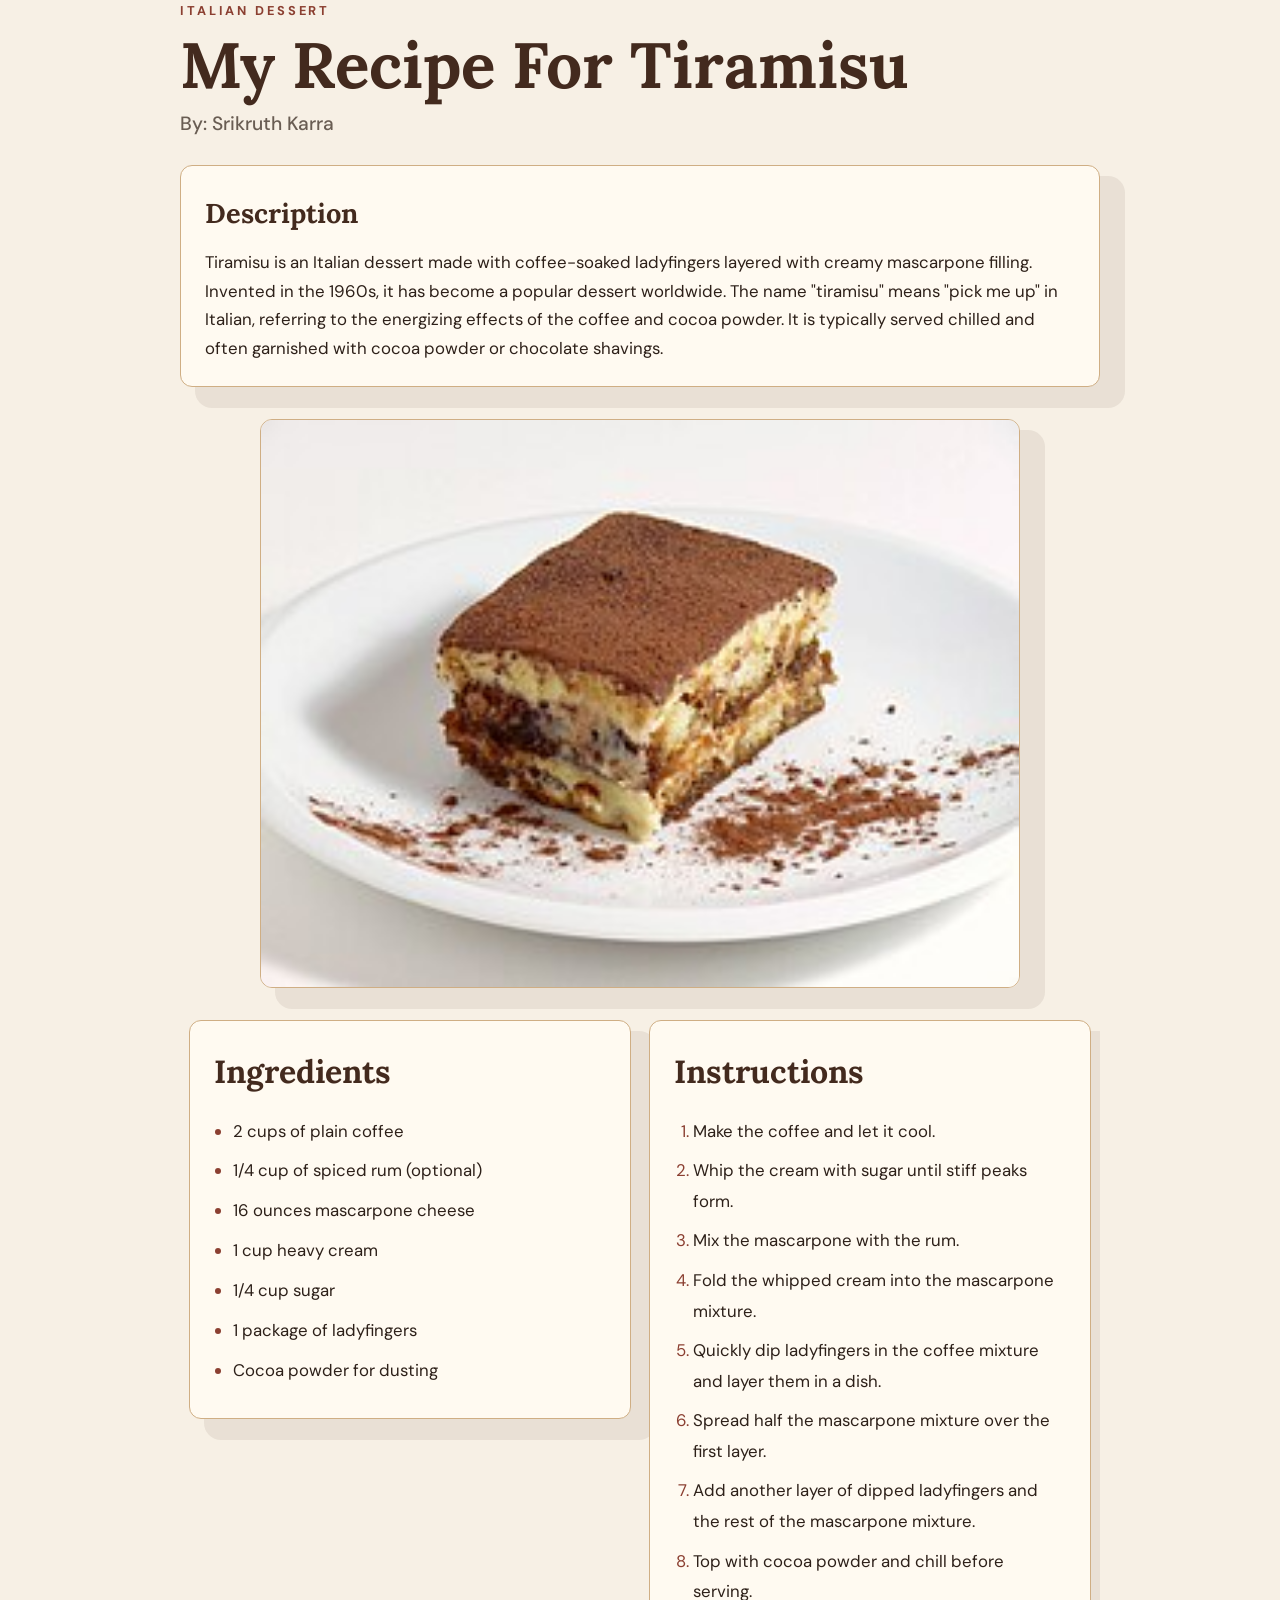
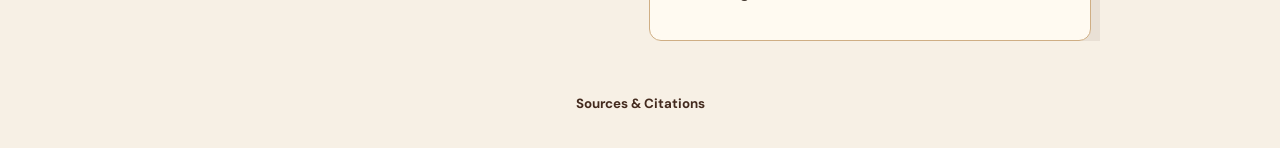
<file: index.html>
<!DOCTYPE html>
<html lang="en">
  <head>
    <meta charset="utf-8">
    <meta name="viewport" content="width=device-width, initial-scale=1">
    <meta name="description" content="My recipe.">
    <title>My Recipe</title>
    <link rel="stylesheet" type="text/css" href="styles.css">
    <link href="https://fonts.googleapis.com/css2?family=DM+Sans:wght@400;500;700&family=Lora:wght@400;700&display=swap" rel="stylesheet">
  </head>
  <body>
    <header class="page-header">
      <p class="eyebrow">Italian dessert</p>
      <h1>My Recipe For Tiramisu</h1>
      <h2>By: Srikruth Karra</h2>
    </header>

    <main>
      <section class="description-box" aria-labelledby="description-title">
        <h3 id="description-title">Description</h3>
        <p>Tiramisu is an Italian dessert made with coffee-soaked ladyfingers layered with creamy mascarpone filling. Invented in the 1960s, it has become a popular dessert worldwide. The name "tiramisu" means "pick me up" in Italian, referring to the energizing effects of the coffee and cocoa powder. It is typically served chilled and often garnished with cocoa powder or chocolate shavings.</p>
      </section>

      <figure class="recipe-photo">
        <img src="images/tiramisu.png" alt="A slice of tiramisu on a plate, garnished with cocoa powder">
      </figure>

      <div class="recipe-columns">
        <section class="ingredients-column">
          <h3 class="ingredients-title">Ingredients</h3>
          <ul class="ingredients">
            <li>2 cups of plain coffee</li>
            <li>1/4 cup of spiced rum (optional)</li>
            <li>16 ounces mascarpone cheese</li>
            <li>1 cup heavy cream</li>
            <li>1/4 cup sugar</li>
            <li>1 package of ladyfingers</li>
            <li>Cocoa powder for dusting</li>
          </ul>
        </section>

        <section class="instructions-column">
          <h3 class="instructions-title">Instructions</h3>
          <ol class="instructions">
            <li>Make the coffee and let it cool.</li>
            <li>Whip the cream with sugar until stiff peaks form.</li>
            <li>Mix the mascarpone with the rum.</li>
            <li>Fold the whipped cream into the mascarpone mixture.</li>
            <li>Quickly dip ladyfingers in the coffee mixture and layer them in a dish.</li>
            <li>Spread half the mascarpone mixture over the first layer.</li>
            <li>Add another layer of dipped ladyfingers and the rest of the mascarpone mixture.</li>
            <li>Top with cocoa powder and chill before serving.</li>
          </ol>
        </section>
      </div>
    </main>

    <footer>
      <small>
        <a href="citations.html">Sources &amp; Citations</a>
      </small>
    </footer>
  </body>
</html>
</file>
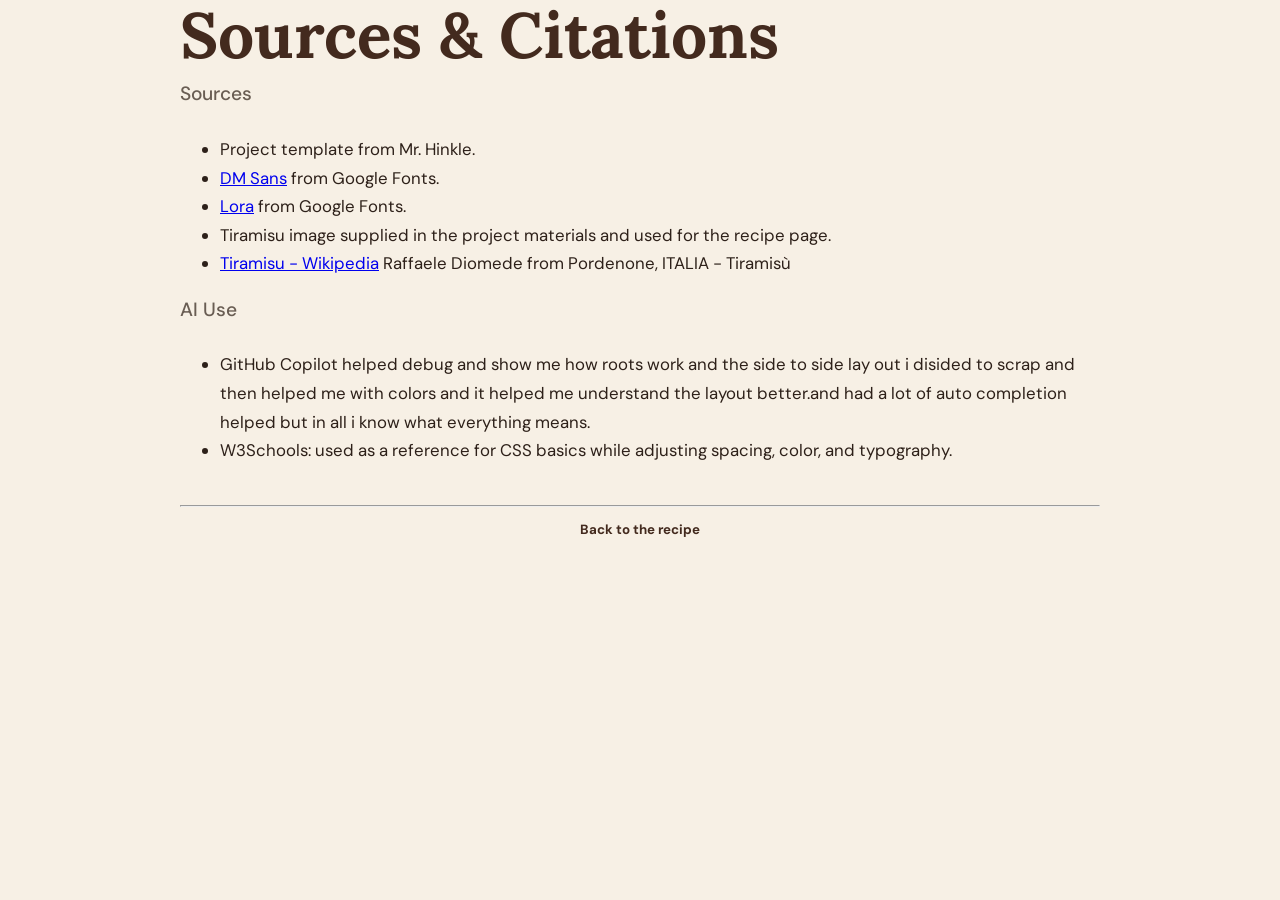
<file: citations.html>
<!DOCTYPE html>
<html lang="en">
  <head>
    <meta charset="utf-8">
    <meta name="viewport" content="width=device-width, initial-scale=1">
    <title>Sources &amp; Citations</title>
    <link rel="stylesheet" type="text/css" href="styles.css">
    <link href="https://fonts.googleapis.com/css2?family=DM+Sans:wght@400;500;700&family=Lora:wght@400;700&display=swap" rel="stylesheet">
  </head>
  <body>
    <header class="page-header">
      <h1>Sources &amp; Citations</h1>
    </header>

    <main>
      <section>
        <h2>Sources</h2>
        <ul>
          <li>Project template from Mr. Hinkle.</li>
          <li><a href="https://fonts.google.com/specimen/DM+Sans">DM Sans</a> from Google Fonts.</li>
          <li><a href="https://fonts.google.com/specimen/Lora">Lora</a> from Google Fonts.</li>
          <li>Tiramisu image supplied in the project materials and used for the recipe page.</li>
          <li><a href="https://en.wikipedia.org/wiki/Tiramisu">Tiramisu - Wikipedia</a> Raffaele Diomede from Pordenone, ITALIA - Tiramisù</li>
        </ul>
      </section>

      <section>
        <h2>AI Use</h2>
        <ul>
          <li>GitHub Copilot helped debug and show me how roots work and the side to side lay out i disided to scrap and then helped me with colors and it helped me understand the layout better.and had a lot of auto completion helped but in all i know what everything means.</li>
          <li>W3Schools: used as a reference for CSS basics while adjusting spacing, color, and typography.</li>
        </ul>
      </section>
    </main>

    <footer>
      <hr>
      <small>
        <a href="index.html">Back to the recipe</a>
      </small>
    </footer>
  </body>
</html>
</file>
<file: styles.css>
:root {
  --page-background: #f7f0e5;
  --panel-background: #fffaf1;
  --panel-border: #cfae84;
  --heading-color: #432a1e;
  --text-color: #2d2019;
  --accent-color: #8b3f31;
  --muted-color: #695d53;
  --font-body: "DM Sans", sans-serif;
  --font-heading: "Lora", Georgia, serif;
}

* {
  box-sizing: border-box;
}

body {
  margin: 0;
  background: var(--page-background);
  color: var(--text-color);
  font-family: var(--font-body);
  line-height: 1.7;
}

img {
  max-width: 100%;
  height: auto;
}

.page-header,
main,
footer {
  max-width: 960px;
  margin: 0 auto;
  padding: 0 1.25rem;
}

.eyebrow {
  margin: 0 0 0.5rem;
  color: var(--accent-color);
  font-size: 0.8rem;
  font-weight: 700;
  letter-spacing: 0.18rem;
  text-transform: uppercase;
}

h1,
h2,
h3 {
  margin-top: 0;
}

h1 {
  margin-bottom: 0.5rem;
  color: var(--heading-color);
  font-family: var(--font-heading);
  font-size: clamp(2.5rem, 5vw, 4.25rem);
  line-height: 1.1;
}

h2 {
  margin-bottom: 1.5rem;
  color: var(--muted-color);
  font-size: 1.2rem;
  font-weight: 500;
}

h3 {
  color: var(--heading-color);
  font-family: var(--font-heading);
  font-size: 1.9rem;
}

p,
li {
  font-size: 1.05rem;
}

.description-box {
  margin: 1.5rem auto 2rem;
  padding: 1.5rem;
  background: var(--panel-background);
  border: 1px solid var(--panel-border);
  border-radius: 0.75rem;
  box-shadow: 20px 16px 0px 5px rgba(67, 42, 30, 0.08);
}

.description-box h3 {
  margin-bottom: 0.75rem;
  font-size: 1.7rem;
}

.description-box p {
  margin: 0;
  color: var(--text-color);
}

.recipe-photo {
  margin: 0 auto 2rem;
  max-width: 760px;
  text-align: center;
}

.recipe-photo img {
  display: block;
  width: 100%;
  border: 1px solid var(--panel-border);
  border-radius: 0.75rem;
  box-shadow: 20px 16px 0px 5px rgba(67, 42, 30, 0.08);
}

.recipe-columns {
  overflow: hidden;
  margin-bottom: 2rem;
}

.ingredients-column,
.instructions-column {
  float: left;
  width: 48%;
  margin: 0 1%;
  padding: 1.5rem;
  background: var(--panel-background);
  border: 1px solid var(--panel-border);
  border-radius: 0.75rem;
  box-shadow: 20px 16px 0px 5px rgba(67, 42, 30, 0.08);
}

.ingredients-title,
.instructions-title {
  margin-bottom: 1rem;
  color: var(--heading-color);
  font-size: 2rem;
}

.ingredients,
.instructions {
  margin: 0;
  padding-left: 1.2rem;
  line-height: 1.8;
}

.ingredients li,
.instructions li {
  margin-bottom: 0.6rem;
}

.ingredients li::marker,
.instructions li::marker {
  color: var(--accent-color);
}

footer {
  clear: both;  
  padding-top: 1rem;
  padding-bottom: 2rem;
  text-align: center;
}

footer a {
  color: var(--heading-color);
  font-weight: 700;
  text-decoration: none;
}

footer a:hover,
footer a:focus {
  text-decoration: underline;
}

@media (max-width: 700px) {
  .ingredients-column,
  .instructions-column {
    float: none;
    width: 100%;
    margin: 0 0 1rem;
  }

  .page-header,
  main,
  footer {
    padding-left: 1rem;
    padding-right: 1rem;
  }
}
</file>
